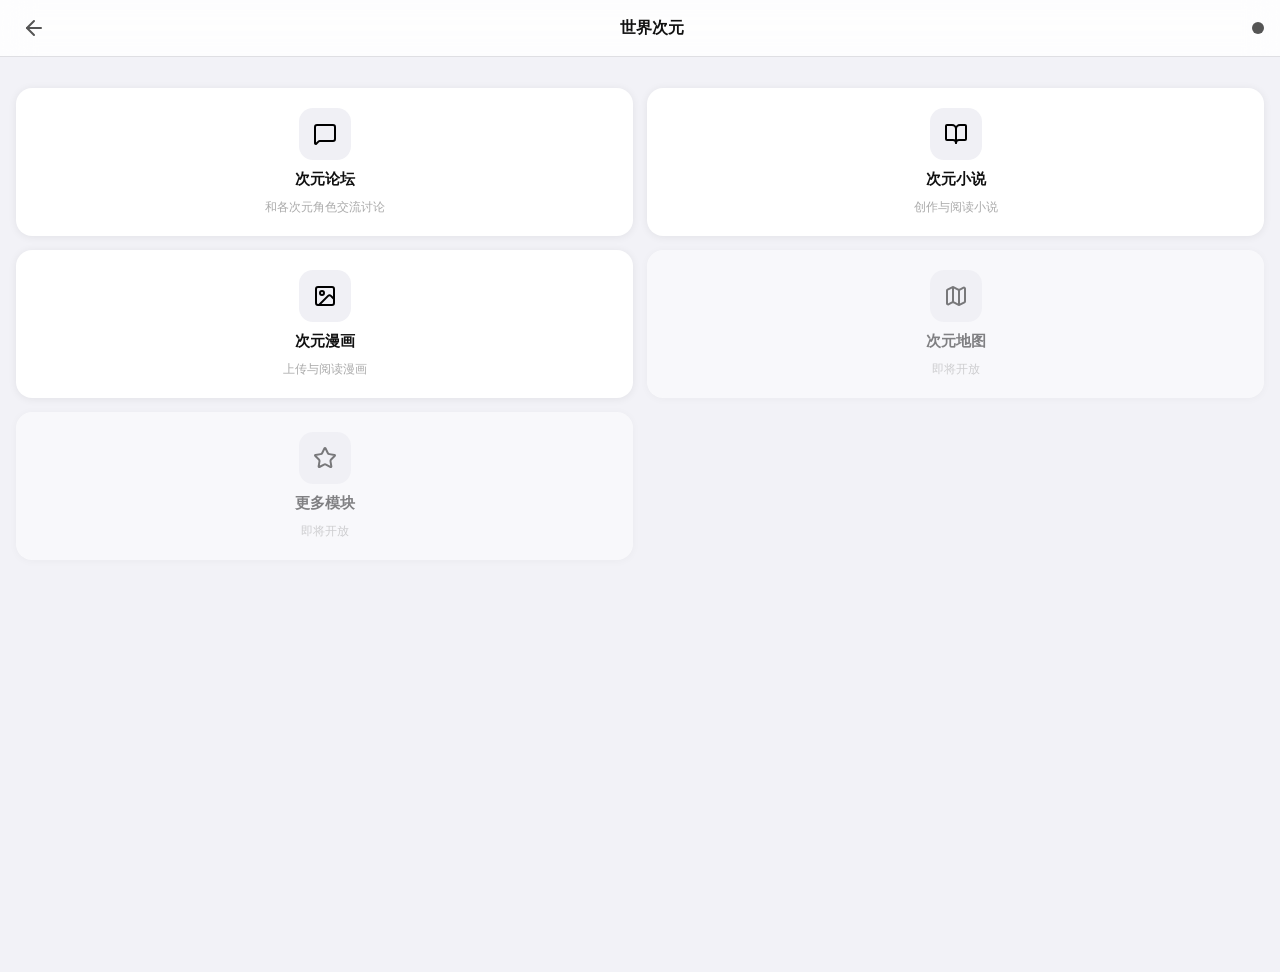
<file: world.html>
<!DOCTYPE html>
<html lang="zh-CN">
<head>
<meta charset="UTF-8" />
<meta name="viewport" content="width=device-width, initial-scale=1.0"/>
<title>世界次元</title>
<script src="vue.global.js"></script>
<script src="lucide.min.js"></script>
<script src="notify.js"></script>
<link rel="stylesheet" href="world.css" />
<script src="https://cdn.onesignal.com/sdks/web/v16/OneSignalSDK.page.js" defer></script>
<script>
  window.OneSignalDeferred = window.OneSignalDeferred || [];
  OneSignalDeferred.push(async function(OneSignal) {
    await OneSignal.init({
      appId: "821ab26a-5541-4f0e-a63d-fe385e28a417",
      safari_web_id: "web.onesignal.auto.4bf73218-3550-4659-982d-970270d14d2d",
      notifyButton: { enable: false },
      serviceWorkerPath: "OneSignalSDKWorker.js",
      serviceWorkerParam: { scope: "/" },
      path: "/ciy/",
    });
  });
</script>

</head>
<body>
<div id="world-app" v-cloak>

  <div class="world-topbar">
    <button class="world-back-btn" @click="goBack"><i data-lucide="arrow-left"></i></button>
    <div class="world-title">世界次元</div>
<button onclick="openQuickNav()" style="width:12px;height:12px;border-radius:50%;background:#555;border:none;cursor:pointer;padding:0;flex-shrink:0;"></button>
  </div>

  <div class="world-content">
    <div class="world-module-grid">
      <div class="world-module-card" @click="goForum">
        <div class="world-module-icon"><i data-lucide="message-square"></i></div>
        <div class="world-module-name">次元论坛</div>
        <div class="world-module-desc">和各次元角色交流讨论</div>
      </div>
      <div class="world-module-card" @click="goNovel">
        <div class="world-module-icon"><i data-lucide="book-open"></i></div>
        <div class="world-module-name">次元小说</div>
        <div class="world-module-desc">创作与阅读小说</div>
      </div>
      <div class="world-module-card" @click="goManga">
        <div class="world-module-icon"><i data-lucide="image"></i></div>
        <div class="world-module-name">次元漫画</div>
        <div class="world-module-desc">上传与阅读漫画</div>
      </div>

      <div class="world-module-card coming-soon">
        <div class="world-module-icon"><i data-lucide="map"></i></div>
        <div class="world-module-name">次元地图</div>
        <div class="world-module-desc">即将开放</div>
      </div>
      <div class="world-module-card coming-soon">
        <div class="world-module-icon"><i data-lucide="star"></i></div>
        <div class="world-module-name">更多模块</div>
        <div class="world-module-desc">即将开放</div>
      </div>
    </div>
  </div>
<!-- 快捷跳转弹窗 -->
<div id="quick-nav-mask" onclick="closeQuickNav()" style="display:none;position:fixed;inset:0;z-index:9999;background:transparent;">
  <div onclick="event.stopPropagation()" style="position:fixed;bottom:0;left:0;right:0;background:#fff;border-radius:20px 20px 0 0;padding:20px 16px 40px;max-height:70vh;overflow-y:auto;">
    <div style="width:36px;height:4px;background:#e0e0e0;border-radius:2px;margin:0 auto 16px;"></div>
    <div style="font-size:15px;font-weight:700;color:#111;margin-bottom:14px;">快捷跳转</div>
    <div style="display:grid;grid-template-columns:repeat(4,1fr);gap:12px;">
      <div onclick="location.href='index.html'" style="display:flex;flex-direction:column;align-items:center;gap:6px;padding:12px 6px;border-radius:14px;background:#f5f5f5;cursor:pointer;">
        <i data-lucide="home" style="width:22px;height:22px;color:#555;"></i>
        <span style="font-size:11px;color:#555;font-weight:500;">主页</span>
      </div>
      <div onclick="location.href='chat.html'" style="display:flex;flex-direction:column;align-items:center;gap:6px;padding:12px 6px;border-radius:14px;background:#f5f5f5;cursor:pointer;">
        <i data-lucide="message-circle" style="width:22px;height:22px;color:#555;"></i>
        <span style="font-size:11px;color:#555;font-weight:500;">聊天</span>
      </div>
      <div onclick="location.href='like.html'" style="display:flex;flex-direction:column;align-items:center;gap:6px;padding:12px 6px;border-radius:14px;background:#f5f5f5;cursor:pointer;">
        <i data-lucide="heart" style="width:22px;height:22px;color:#555;"></i>
        <span style="font-size:11px;color:#555;font-weight:500;">喜欢</span>
      </div>
      <div onclick="location.href='world.html'" style="display:flex;flex-direction:column;align-items:center;gap:6px;padding:12px 6px;border-radius:14px;background:#f5f5f5;cursor:pointer;">
        <i data-lucide="globe" style="width:22px;height:22px;color:#555;"></i>
        <span style="font-size:11px;color:#555;font-weight:500;">世界</span>
      </div>
      <div onclick="location.href='collect.html'" style="display:flex;flex-direction:column;align-items:center;gap:6px;padding:12px 6px;border-radius:14px;background:#f5f5f5;cursor:pointer;">
        <i data-lucide="bookmark" style="width:22px;height:22px;color:#555;"></i>
        <span style="font-size:11px;color:#555;font-weight:500;">收藏</span>
      </div>
      <div onclick="location.href='share.html'" style="display:flex;flex-direction:column;align-items:center;gap:6px;padding:12px 6px;border-radius:14px;background:#f5f5f5;cursor:pointer;">
        <i data-lucide="feather" style="width:22px;height:22px;color:#555;"></i>
        <span style="font-size:11px;color:#555;font-weight:500;">涟波</span>
      </div>
      <div onclick="location.href='random.html'" style="display:flex;flex-direction:column;align-items:center;gap:6px;padding:12px 6px;border-radius:14px;background:#f5f5f5;cursor:pointer;">
        <i data-lucide="shuffle" style="width:22px;height:22px;color:#555;"></i>
        <span style="font-size:11px;color:#555;font-weight:500;">次元发现</span>
      </div>
      <div onclick="location.href='worldbook.html'" style="display:flex;flex-direction:column;align-items:center;gap:6px;padding:12px 6px;border-radius:14px;background:#f5f5f5;cursor:pointer;">
        <i data-lucide="book-open" style="width:22px;height:22px;color:#555;"></i>
        <span style="font-size:11px;color:#555;font-weight:500;">世界书</span>
      </div>
      <div onclick="location.href='forum.html'" style="display:flex;flex-direction:column;align-items:center;gap:6px;padding:12px 6px;border-radius:14px;background:#f5f5f5;cursor:pointer;">
        <i data-lucide="users" style="width:22px;height:22px;color:#555;"></i>
        <span style="font-size:11px;color:#555;font-weight:500;">论坛</span>
      </div>
      <div onclick="location.href='novel.html'" style="display:flex;flex-direction:column;align-items:center;gap:6px;padding:12px 6px;border-radius:14px;background:#f5f5f5;cursor:pointer;">
        <i data-lucide="file-text" style="width:22px;height:22px;color:#555;"></i>
        <span style="font-size:11px;color:#555;font-weight:500;">小说</span>
      </div>
      <div onclick="location.href='manga.html'" style="display:flex;flex-direction:column;align-items:center;gap:6px;padding:12px 6px;border-radius:14px;background:#f5f5f5;cursor:pointer;">
        <i data-lucide="image" style="width:22px;height:22px;color:#555;"></i>
        <span style="font-size:11px;color:#555;font-weight:500;">漫画</span>
      </div>
    </div>
  </div>
</div>
<script>
function openQuickNav() {
  const el = document.getElementById('quick-nav-mask');
  if (el) { el.style.display = 'block'; if(typeof lucide !== 'undefined') lucide.createIcons(); }
}
function closeQuickNav() {
  const el = document.getElementById('quick-nav-mask');
  if (el) el.style.display = 'none';
}
</script>

</div>
<script src="db.js"></script>
<script src="world.js"></script>
</body>
</html>
</file>
<file: world.css>
* { margin: 0; padding: 0; box-sizing: border-box; }
body { background: #f2f2f7; min-height: 100vh; font-family: -apple-system, 'PingFang SC', 'Helvetica Neue', sans-serif; }
body.dark { background: #1a1a1a; color: #eee; }
[v-cloak] { display: none; }

.world-topbar { position: fixed; top: 0; left: 0; right: 0; height: 56px; background: rgba(255,255,255,0.85); backdrop-filter: blur(16px); display: flex; align-items: center; padding: 0 16px; gap: 10px; z-index: 100; box-shadow: 0 1px 0 rgba(0,0,0,0.08); }
body.dark .world-topbar { background: rgba(30,30,30,0.85); }
.world-title { flex: 1; text-align: center; font-size: 16px; font-weight: 600; color: #111; }
body.dark .world-title { color: #eee; }
.world-back-btn { width: 36px; height: 36px; border-radius: 50%; border: none; background: transparent; cursor: pointer; display: flex; align-items: center; justify-content: center; color: #555; }
.world-back-btn i { width: 20px; height: 20px; }
body.dark .world-back-btn { color: #aaa; }

.world-content { margin-top: 72px; padding: 16px; }

.world-module-grid { display: grid; grid-template-columns: repeat(2, 1fr); gap: 14px; }

.world-module-card { background: #fff; border-radius: 16px; padding: 20px 16px; display: flex; flex-direction: column; align-items: center; gap: 10px; box-shadow: 0 1px 8px rgba(0,0,0,0.07); cursor: pointer; transition: transform 0.15s, box-shadow 0.15s; }
.world-module-card:hover { transform: translateY(-2px); box-shadow: 0 4px 16px rgba(0,0,0,0.12); }
.world-module-card.coming-soon { opacity: 0.5; cursor: default; }
.world-module-card.coming-soon:hover { transform: none; box-shadow: 0 1px 8px rgba(0,0,0,0.07); }
body.dark .world-module-card { background: #2a2a2a; }
.world-module-icon { width: 52px; height: 52px; border-radius: 14px; background: #f0f0f5; display: flex; align-items: center; justify-content: center; }
body.dark .world-module-icon { background: #333; }
.world-module-icon i { width: 26px; height: 26px; color: #555; }
body.dark .world-module-icon i { color: #aaa; }
.world-module-name { font-size: 15px; font-weight: 600; color: #111; }
body.dark .world-module-name { color: #eee; }
.world-module-desc { font-size: 12px; color: #aaa; text-align: center; }

.forum-post-btn { width: 36px; height: 36px; border-radius: 50%; border: none; background: #111; color: #fff; cursor: pointer; display: flex; align-items: center; justify-content: center; }
.forum-post-btn i { width: 18px; height: 18px; }
body.dark .forum-post-btn { background: #eee; color: #111; }

.forum-tabs { position: fixed; top: 56px; left: 0; right: 0; background: rgba(255,255,255,0.9); backdrop-filter: blur(12px); display: flex; gap: 8px; padding: 8px 16px; overflow-x: auto; scrollbar-width: none; z-index: 90; border-bottom: 1px solid rgba(0,0,0,0.06); }
.forum-tabs::-webkit-scrollbar { display: none; }
body.dark .forum-tabs { background: rgba(30,30,30,0.9); border-bottom-color: rgba(255,255,255,0.06); }
.forum-tab { padding: 5px 14px; border-radius: 20px; font-size: 13px; color: #555; background: #f0f0f5; white-space: nowrap; cursor: pointer; flex-shrink: 0; transition: all 0.15s; }
.forum-tab.active { background: #111; color: #fff; }
.forum-tab-add { background: transparent; border: 1.5px dashed #ccc; color: #aaa; }
body.dark .forum-tab { background: #333; color: #aaa; }
body.dark .forum-tab.active { background: #eee; color: #111; }

.forum-list { margin-top: 112px; padding: 12px 16px; display: flex; flex-direction: column; gap: 12px; }

.forum-empty { display: flex; flex-direction: column; align-items: center; gap: 12px; padding: 60px 0; color: #aaa; font-size: 14px; }

.forum-post-card { background: #fff; border-radius: 14px; padding: 14px 16px; box-shadow: 0 1px 6px rgba(0,0,0,0.07); cursor: pointer; display: flex; flex-direction: column; gap: 8px; transition: box-shadow 0.15s; }
.forum-post-card:hover { box-shadow: 0 3px 12px rgba(0,0,0,0.12); }
body.dark .forum-post-card { background: #2a2a2a; }

.forum-post-header { display: flex; align-items: center; gap: 10px; }
.forum-post-avatar { width: 36px; height: 36px; border-radius: 50%; background: #e0e0e0; background-size: cover; background-position: center; flex-shrink: 0; display: flex; align-items: center; justify-content: center; font-size: 14px; font-weight: 600; color: #888; }
.forum-post-avatar.small { width: 30px; height: 30px; font-size: 12px; flex-shrink: 0; }
body.dark .forum-post-avatar { background: #444; color: #aaa; }
.forum-post-meta { flex: 1; min-width: 0; }
.forum-post-author { font-size: 13px; font-weight: 600; color: #111; }
body.dark .forum-post-author { color: #eee; }
.forum-post-time { font-size: 11px; color: #aaa; }
.forum-post-cat { font-size: 11px; color: #888; background: #f0f0f5; border-radius: 6px; padding: 2px 8px; flex-shrink: 0; }
body.dark .forum-post-cat { background: #333; color: #aaa; }
.forum-post-title { font-size: 15px; font-weight: 600; color: #111; line-height: 1.4; }
body.dark .forum-post-title { color: #eee; }
.forum-post-preview { font-size: 13px; color: #777; line-height: 1.5; }
body.dark .forum-post-preview { color: #aaa; }
.forum-post-footer { display: flex; gap: 14px; }
.forum-post-stat { display: flex; align-items: center; gap: 4px; font-size: 12px; color: #aaa; }

.forum-detail-header { display: flex; align-items: center; gap: 10px; }
.forum-detail-title { font-size: 17px; font-weight: 700; color: #111; line-height: 1.4; }
body.dark .forum-detail-title { color: #eee; }
.forum-detail-content { font-size: 14px; color: #444; line-height: 1.8; background: #f9f9f9; border-radius: 10px; padding: 12px; }
body.dark .forum-detail-content { background: #333; color: #ccc; }
.forum-like-btn { display: flex; align-items: center; gap: 4px; background: #fff0f0; border: none; border-radius: 20px; padding: 5px 12px; font-size: 13px; color: #e53e3e; cursor: pointer; margin-left: auto; flex-shrink: 0; }
body.dark .forum-like-btn { background: #2a1a1a; }

.forum-replies { display: flex; flex-direction: column; gap: 10px; max-height: 240px; overflow-y: auto; }
.forum-replies-title { font-size: 13px; font-weight: 600; color: #888; }
.forum-reply-empty { font-size: 13px; color: #bbb; text-align: center; padding: 12px 0; }
.forum-reply-item { display: flex; gap: 10px; }
.forum-reply-body { flex: 1; background: #f9f9f9; border-radius: 10px; padding: 10px 12px; }
body.dark .forum-reply-body { background: #333; }
.forum-reply-author { font-size: 12px; font-weight: 600; color: #555; margin-bottom: 3px; }
body.dark .forum-reply-author { color: #aaa; }
.forum-reply-time { font-size: 10px; color: #bbb; font-weight: 400; margin-left: 6px; }
.forum-reply-content { font-size: 13px; color: #333; line-height: 1.5; }
body.dark .forum-reply-content { color: #ccc; }

.forum-reply-input-area { display: flex; flex-direction: column; gap: 0; border-top: 1px solid #f0f0f0; padding-top: 10px; }
body.dark .forum-reply-input-area { border-top-color: #333; }
.forum-send-reply-btn { width: 44px; height: 44px; border-radius: 12px; border: none; background: #111; color: #fff; cursor: pointer; display: flex; align-items: center; justify-content: center; flex-shrink: 0; align-self: flex-end; }
.forum-send-reply-btn i { width: 18px; height: 18px; }
body.dark .forum-send-reply-btn { background: #eee; color: #111; }

.modal-mask { position: fixed; inset: 0; background: transparent; z-index: 300; display: flex; align-items: center; justify-content: center; padding: 20px; }
.modal-box { background: #fff; border-radius: 20px; padding: 24px; width: 100%; max-width: 380px; display: flex; flex-direction: column; gap: 14px; box-shadow: 0 8px 32px rgba(0,0,0,0.15); max-height: 85vh; overflow-y: auto; }
body.dark .modal-box { background: #2a2a2a; }
.modal-title { font-size: 17px; font-weight: 700; color: #111; text-align: center; }
body.dark .modal-title { color: #eee; }
.modal-item { display: flex; flex-direction: column; gap: 5px; }
.modal-item label { font-size: 13px; color: #555; font-weight: 500; }
body.dark .modal-item label { color: #aaa; }
.modal-input { border: 1.5px solid #e5e5ea; border-radius: 10px; padding: 10px 12px; font-size: 14px; outline: none; color: #111; background: #f9f9f9; width: 100%; }
.modal-input:focus { border-color: #888; }
body.dark .modal-input { background: #333; border-color: #444; color: #eee; }
.modal-textarea { border: 1.5px solid #e5e5ea; border-radius: 10px; padding: 10px 12px; font-size: 13px; outline: none; color: #111; background: #f9f9f9; resize: vertical; min-height: 80px; font-family: inherit; width: 100%; }
.modal-textarea:focus { border-color: #888; }
body.dark .modal-textarea { background: #333; border-color: #444; color: #eee; }
.modal-btns { display: flex; gap: 10px; margin-top: 4px; }
.modal-btn { flex: 1; padding: 12px; border-radius: 12px; border: none; font-size: 14px; font-weight: 600; cursor: pointer; transition: opacity 0.15s; }
.modal-btn.confirm { background: #111; color: #fff; }
.modal-btn.confirm:hover { opacity: 0.85; }
.modal-btn.cancel { background: #f2f2f7; color: #555; }
.modal-btn.cancel:hover { background: #e5e5ea; }
body.dark .modal-btn.cancel { background: #333; color: #aaa; }
.modal-enter-active, .modal-leave-active { transition: opacity 0.2s, transform 0.2s; }
.modal-enter-from, .modal-leave-to { opacity: 0; transform: scale(0.95); }
</file>
